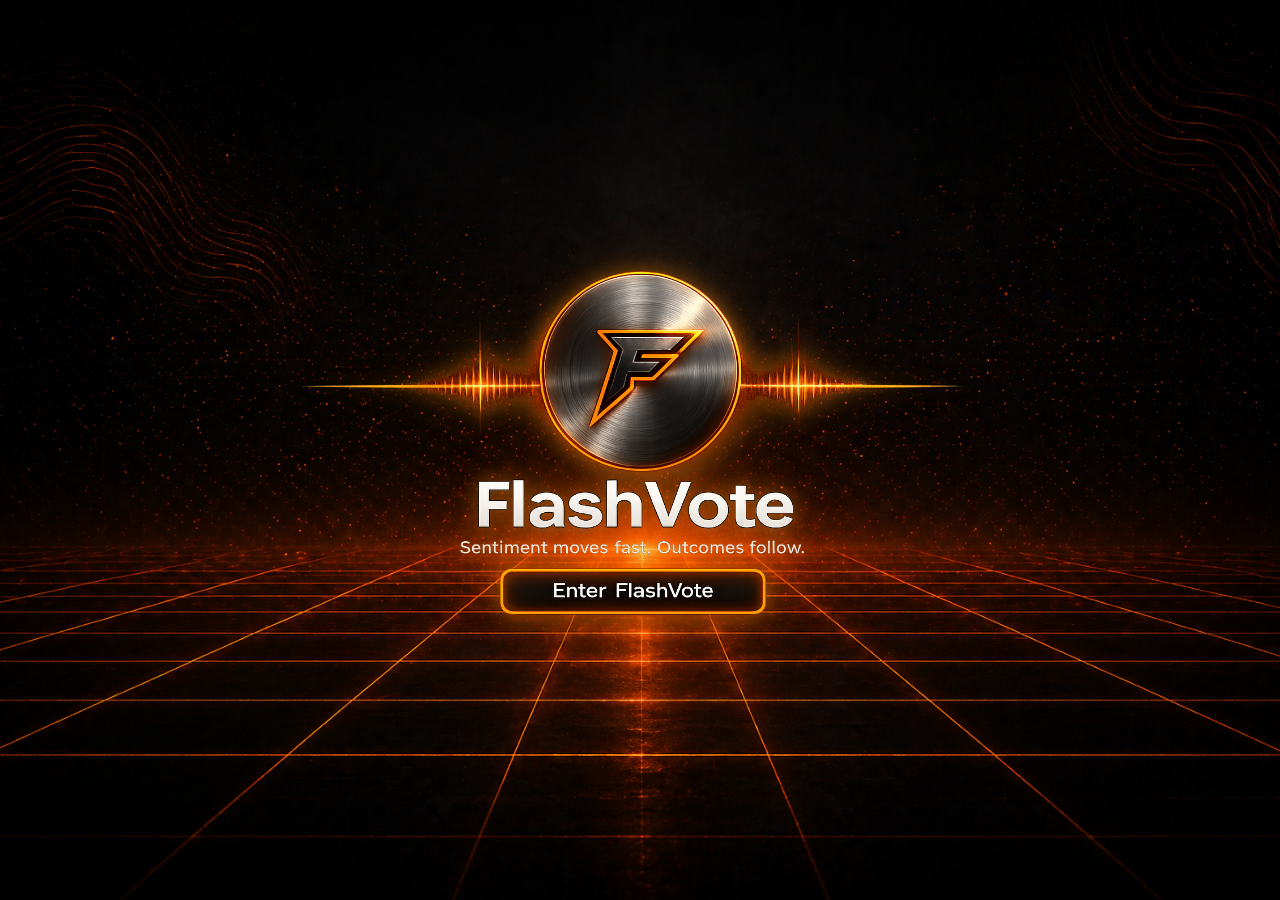
<file: index.html>
<!DOCTYPE html>
<html lang="en">
<head>
  <meta charset="UTF-8">
  <meta name="viewport" content="width=device-width, initial-scale=1.0, viewport-fit=cover">
  <title>FlashVote</title>

  <meta property="og:title" content="FlashVote">
  <meta property="og:description" content="Sentiment moves fast. Outcomes follow.">
  <meta property="og:image" content="https://flashvotehq.com/flashvote-preview.png">
  <meta property="og:url" content="https://flashvotehq.com">
  <meta property="og:type" content="website">

  <meta name="twitter:card" content="summary_large_image">
  <meta name="twitter:title" content="FlashVote">
  <meta name="twitter:description" content="Sentiment moves fast. Outcomes follow.">
  <meta name="twitter:image" content="https://flashvotehq.com/flashvote-preview.png">
  <link rel="icon" type="image/png" href="favicon.png">

  <link rel="apple-touch-icon" href="icon-192.png">

  <link rel="manifest" href="manifest.json">

  <meta name="theme-color" content="#000000">
  
  <style>

    :root {
      --hero-top: 50%;
    }

    html, body {
      margin: 0;
      padding: 0;
      width: 100%;
      height: 100%;
      min-height: 100svh;
      min-height: 100dvh;
      overflow: hidden;
      background: black;
    }

    body {
      position: relative;
      font-family: Arial, sans-serif;
    }

    .background {
      position: absolute;
      width: 100%;
      height: 100%;
      min-height: 100svh;
      object-fit: cover;
      object-position: center 20.25%;
    }

    .vignette {
      position: absolute;
      inset: 0;
      background:
        radial-gradient(circle at center,
          rgba(0,0,0,0) 46%,
          rgba(0,0,0,0.18) 76%,
          rgba(0,0,0,0.34) 100%);
      z-index: 1;
      pointer-events: none;
    }

    .overlay {
      position: absolute;
      top: calc(var(--vh, 1vh) * 50);
      left: 50%;
      width: 68%;
      max-width: 1000px;
      transform: translate(-50%, -50%);
      z-index: 2;
      animation: microPulse 3s ease-in-out infinite;
      filter:
        drop-shadow(0 0 10px rgba(255,140,0,0.35))
        drop-shadow(0 0 18px rgba(255,140,0,0.22));
    }

    .overlay img {
      width: 100%;
      display: block;
    }

    .enter-button {
      position: absolute;
      left: 49.25%;
      bottom: 22%;
      transform: translateX(-50%);
      width: 30%;
      height: 7%;
      display: block;
    }

    @keyframes microPulse {
      0% {
        transform: translate(-50%, -50%) scale(1);
        filter:
          brightness(0.98)
          drop-shadow(0 0 10px rgba(255,140,0,0.35))
          drop-shadow(0 0 18px rgba(255,140,0,0.22));
      }
      8% {
        transform: translate(-50%, -50%) scale(1.012);
        filter:
          brightness(1)
          drop-shadow(0 0 14px rgba(255,140,0,0.42))
          drop-shadow(0 0 22px rgba(255,140,0,0.24));
      }
      14% {
        transform: translate(-50%, -50%) scale(1.004);
        filter:
          brightness(0.99)
          drop-shadow(0 0 11px rgba(255,140,0,0.36))
          drop-shadow(0 0 19px rgba(255,140,0,0.22));
      }
      20% {
        transform: translate(-50%, -50%) scale(1.012);
        filter:
          brightness(1)
          drop-shadow(0 0 14px rgba(255,140,0,0.42))
          drop-shadow(0 0 22px rgba(255,140,0,0.24));
      }
      100% {
        transform: translate(-50%, -50%) scale(1);
        filter:
          brightness(0.98)
          drop-shadow(0 0 10px rgba(255,140,0,0.35))
          drop-shadow(0 0 18px rgba(255,140,0,0.22));
      }
    }

    @media (max-width: 768px) {

      .background {
        object-position: center 53%;
      }

      .overlay {
        width: 92%;
        max-width: none;
        top: 51%;
      }

    }

    @media (orientation: landscape) and (max-width: 950px) {

      .overlay {
        width: 58%;
        top: 50%;
      }

      .background {
        object-position: center 35%;
      }

    }

    @supports (-webkit-touch-callout: none) {

      body {
        min-height: 100dvh;
      }

      .overlay {
        top: calc(var(--vh, 1vh) * 47.4);
        min-height: 0;
        will-change: transform;
      }

    }

    @supports (-webkit-touch-callout: none) and (orientation: landscape) {

      .overlay {
        width: 54%;
        top: 49%;
      }

      .background {
        object-position: center 34%;
      }

    }

  </style>
</head>

<body>

  <img src="flashvote-backdrop.png" alt="FlashVote Background" class="background">

  <div class="vignette"></div>

  <div class="overlay">
    <img src="flashvote-overlay.png" alt="FlashVote Overlay">
    <a href="about.html" class="enter-button"></a>
  </div>

<script>

(function () {

  const overlay = document.querySelector('.overlay');

  if (!overlay) return;

  function stabilizeHero() {

    requestAnimationFrame(() => {

      const vh = window.innerHeight;

      document.documentElement.style.setProperty(
        '--vh',
        `${vh * 0.01}px`
      );

      overlay.style.visibility = 'hidden';

      requestAnimationFrame(() => {

        overlay.offsetHeight;

        overlay.style.visibility = 'visible';

      });

    });

  }

  window.addEventListener('load', () => {
    setTimeout(stabilizeHero, 80);
  });

  window.addEventListener('orientationchange', () => {
    setTimeout(stabilizeHero, 120);
  });

  window.addEventListener('resize', () => {
    requestAnimationFrame(stabilizeHero);
  });

})();

</script>

</body>
</html>
</file>
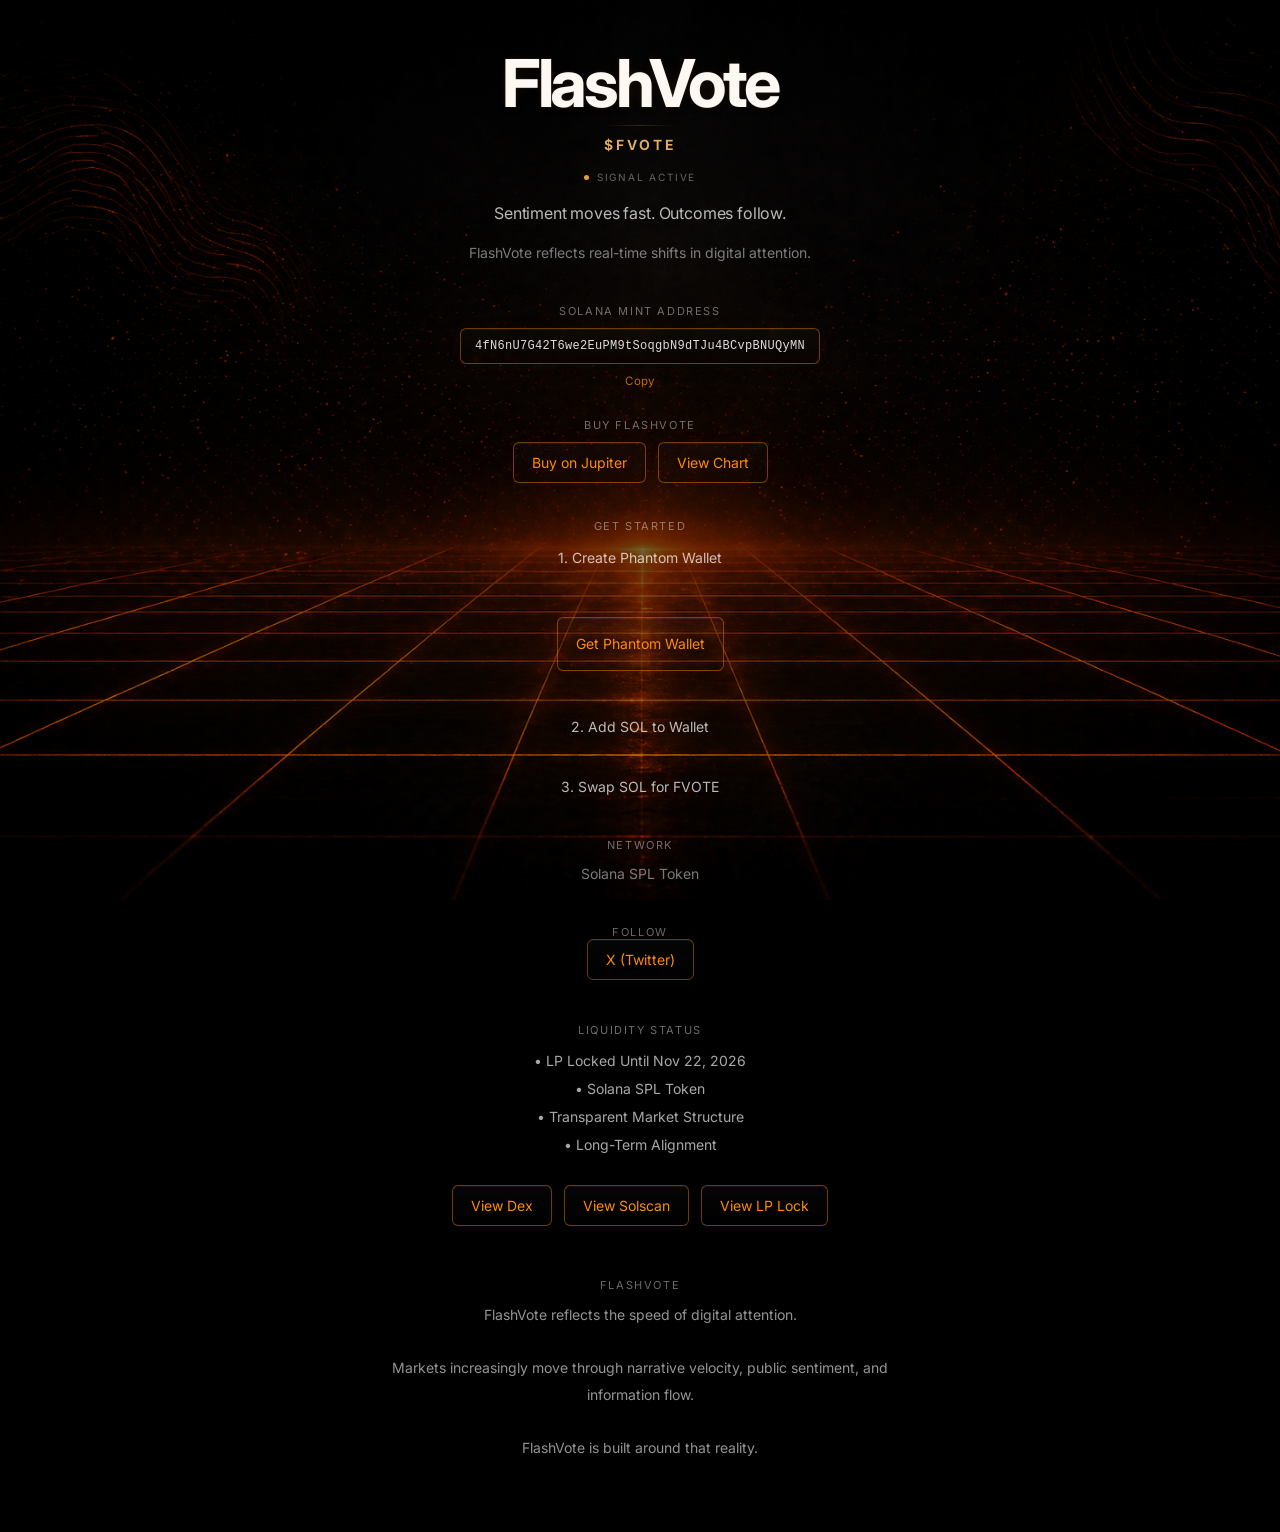
<file: about.html>
<!DOCTYPE html>
<html lang="en">
<head>
<meta charset="UTF-8">
<meta name="viewport" content="width=device-width, initial-scale=1.0, viewport-fit=cover">

<title>FlashVote</title>

<link rel="preconnect" href="https://fonts.googleapis.com">
<link rel="preconnect" href="https://fonts.gstatic.com" crossorigin>

<link href="https://fonts.googleapis.com/css2?family=Inter:wght@400;500;600;700;800&display=swap" rel="stylesheet">

<style>

  html, body {
    margin: 0;
    padding: 0;
    width: 100%;
    min-height: 100%;
    background: #000;
    color: #fff;
    overflow-x: hidden;
    font-family: "Inter", -apple-system, BlinkMacSystemFont, "Segoe UI", Roboto, Arial, sans-serif;
    -webkit-font-smoothing: antialiased;
    -moz-osx-font-smoothing: grayscale;
    text-rendering: optimizeLegibility;
    -webkit-overflow-scrolling: touch;
  }

  body {
    position: relative;
  }

  .background {
    position: fixed;
    inset: 0;
    width: 100%;
    height: 100svh;
    min-height: 100svh;
    background-image: url("flashvote-backdrop.png");
    background-repeat: no-repeat;
    background-size: cover;
    background-position: center 20.25%;
    z-index: 0;
    pointer-events: none;
    will-change: auto;
  }

  @media screen and (max-width: 950px) {
    .background {
      height: 100svh;
      min-height: 100svh;
    }
  }

  @supports (-webkit-touch-callout: none) {
    .background {
      height: 100lvh;
      min-height: 100lvh;
    }
  }

  .vignette {
    position: fixed;
    inset: 0;
    width: 100%;
    height: 100svh;
    min-height: 100svh;

    background:

      radial-gradient(
        ellipse at center 52%,
        rgba(0,0,0,0.22) 0%,
        rgba(0,0,0,0.15) 30%,
        rgba(0,0,0,0.05) 54%,
        rgba(0,0,0,0.00) 76%
      ),

      radial-gradient(
        ellipse at center 62%,
        rgba(0,0,0,0.28) 0%,
        rgba(0,0,0,0.18) 34%,
        rgba(0,0,0,0.08) 52%,
        rgba(0,0,0,0.00) 74%
      ),

      linear-gradient(
        to bottom,
        rgba(0,0,0,0.16) 0%,
        rgba(0,0,0,0.18) 14%,
        rgba(0,0,0,0.24) 30%,
        rgba(0,0,0,0.30) 48%,
        rgba(0,0,0,0.22) 68%,
        rgba(0,0,0,0.10) 84%,
        rgba(0,0,0,0.00) 100%
      ),

      radial-gradient(circle at center,
        rgba(0,0,0,0) 44%,
        rgba(0,0,0,0.18) 76%,
        rgba(0,0,0,0.36) 100%);

    z-index: 1;
    pointer-events: none;
  }

  .horizon-glow {
    position: fixed;
    left: 50%;
    top: 56%;
    width: 42vw;
    height: 10vw;
    transform: translate(-50%, -50%);
    background:
      radial-gradient(
        ellipse at center,
        rgba(255,140,0,0.13) 0%,
        rgba(255,140,0,0.05) 38%,
        rgba(255,140,0,0.00) 74%
      );

    filter: blur(28px);
    opacity: 0.36;
    animation: horizonPulse 14s ease-in-out infinite;
    z-index: 1;
    pointer-events: none;
  }

  @keyframes horizonPulse {

    0% {
      opacity: 0.28;
      transform: translate(-50%, -50%) scale(1);
    }

    50% {
      opacity: 0.42;
      transform: translate(-50%, -50%) scale(1.035);
    }

    100% {
      opacity: 0.28;
      transform: translate(-50%, -50%) scale(1);
    }

  }

  .particles {
    position: fixed;
    inset: 0;
    z-index: 1;
    pointer-events: none;
    overflow: hidden;
  }

  .particle {
    position: absolute;
    width: 1.5px;
    height: 1.5px;
    border-radius: 50%;
    background: rgba(255,255,255,0.10);
    filter: blur(0.2px);
    opacity: 0;
    animation: drift linear infinite;
  }

  .particle:nth-child(1) {
    left: 18%;
    top: 84%;
    animation-duration: 34s;
    animation-delay: -8s;
  }

  .particle:nth-child(2) {
    left: 72%;
    top: 76%;
    animation-duration: 38s;
    animation-delay: -12s;
  }

  .particle:nth-child(3) {
    left: 46%;
    top: 88%;
    animation-duration: 42s;
    animation-delay: -18s;
  }

  .particle:nth-child(4) {
    left: 84%;
    top: 64%;
    animation-duration: 36s;
    animation-delay: -10s;
  }

  .particle:nth-child(5) {
    left: 28%;
    top: 72%;
    animation-duration: 40s;
    animation-delay: -6s;
  }

  .particle:nth-child(6) {
    left: 58%;
    top: 82%;
    animation-duration: 44s;
    animation-delay: -16s;
  }

  @keyframes drift {

    0% {
      transform: translateY(0px) translateX(0px);
      opacity: 0;
    }

    18% {
      opacity: 0.16;
    }

    82% {
      opacity: 0.10;
    }

    100% {
      transform: translateY(-42px) translateX(12px);
      opacity: 0;
    }

  }

  .about-content {
    position: relative;
    z-index: 2;
    min-height: 100svh;
    display: flex;
    justify-content: center;
    align-items: center;
  }

  .container {
    max-width: 560px;
    padding: 52px 20px 70px;
    text-align: center;
  }

  .title {

    position: relative;
    display: inline-block;
    font-family: "Inter", sans-serif;
    font-size: clamp(46px, 6vw, 66px);
    font-weight: 720;
    letter-spacing: -0.048em;
    line-height: 0.94;
    margin-bottom: 8px;
    color: rgba(255,250,244,0.995);

    text-shadow:
      0 0 1px rgba(255,255,255,0.34),
      0 0 10px rgba(255,210,120,0.06),
      0 0 22px rgba(255,150,40,0.045),
      0 3px 6px rgba(0,0,0,0.34);

    opacity: 0.998;
  }

  .title::after{
    content:"";
    position:absolute;
    left:50%;
    bottom:-12px;
    width:72px;
    height:1px;
    transform:translateX(-50%);

    background:
      linear-gradient(
        90deg,
        rgba(255,140,0,0),
        rgba(255,176,88,0.34),
        rgba(255,140,0,0)
      );

    opacity:0.58;
  }

  .live-status {
    display: flex;
    justify-content: center;
    align-items: center;
    gap: 8px;
    margin-top: -2px;
    margin-bottom: 18px;
    font-size: 10px;
    letter-spacing: 0.18em;
    text-transform: uppercase;
    color: rgba(255,255,255,0.38);
  }

  .status-dot {
    width: 5px;
    height: 5px;
    border-radius: 50%;
    background: rgba(255,170,70,0.92);

    box-shadow:
      0 0 10px rgba(255,140,0,0.26),
      0 0 18px rgba(255,140,0,0.10);

    animation: pulseDot 4.2s ease-in-out infinite;
  }

  @keyframes pulseDot {

    0% {
      opacity: 0.58;
      transform: scale(1);
    }

    50% {
      opacity: 1;
      transform: scale(1.08);
    }

    100% {
      opacity: 0.58;
      transform: scale(1);
    }

  }

  .ticker {

    font-size: 14px;
    letter-spacing: 0.22em;
    font-weight: 650;
    color: rgba(255,198,116,0.92);
    margin-top: 14px;
    margin-bottom: 20px;
    text-transform: uppercase;

    text-shadow:
      0 0 10px rgba(255,160,60,0.08),
      0 1px 2px rgba(0,0,0,0.24);

    opacity: 0.96;
  }

  .tagline {
    font-size: 16px;
    line-height: 1.5;
    color: rgba(255,255,255,0.72);
    margin-bottom: 16px;
    letter-spacing: -0.01em;
  }

  .subtext {
    font-size: 14px;
    line-height: 1.65;
    color: rgba(255,255,255,0.48);
    margin-bottom: 40px;
  }

  .section-label {
    font-size: 11px;
    letter-spacing: 1.6px;
    color: rgba(255,255,255,0.42);
    margin-bottom: 10px;
  }

  .ca-box {
    display: inline-block;
    padding: 10px 14px;
    border-radius: 6px;
    font-size: 12px;
    border: 1px solid rgba(255,140,0,0.42);
    color: #ddd;
    margin-bottom: 6px;
    font-family: monospace;
    letter-spacing: 0.025em;
    word-break: break-all;

    background:
      linear-gradient(
        to bottom,
        rgba(255,255,255,0.018),
        rgba(0,0,0,0.14)
      );

    box-shadow:
      inset 0 1px 0 rgba(255,255,255,0.04),
      0 0 18px rgba(255,140,0,0.04);

    backdrop-filter: blur(2px);

    position: relative;
    overflow: hidden;
  }

  .copy-btn {
    font-size: 11.5px;
    letter-spacing: 0.4px;
    color: #ff8c00;
    cursor: pointer;
    margin-bottom: 30px;
    opacity: 0.75;
  }

  .actions {
    display: flex;
    gap: 12px;
    justify-content: center;
    flex-wrap: wrap;
    margin-bottom: 36px;
  }

  .btn,
  .follow-btn,
  .wallet-link {

    position: relative;
    overflow: hidden;
    padding: 11px 18px;
    border-radius: 6px;
    border: 1px solid rgba(255,140,0,0.42);
    color: #ff8c00;
    text-decoration: none;
    font-size: 14px;

    background:
      linear-gradient(
        to bottom,
        rgba(255,255,255,0.018),
        rgba(0,0,0,0.16)
      );

    box-shadow:
      inset 0 1px 0 rgba(255,255,255,0.05),
      0 0 16px rgba(255,140,0,0.025);

    transition:
      transform 0.22s ease,
      border-color 0.22s ease,
      box-shadow 0.22s ease,
      background 0.22s ease,
      color 0.22s ease;
  }

  .btn:hover,
  .follow-btn:hover,
  .wallet-link:hover {

    transform: translateY(-1px);

    border-color: rgba(255,170,70,0.72);

    color: #ffb14a;

    background:
      linear-gradient(
        to bottom,
        rgba(255,255,255,0.035),
        rgba(255,140,0,0.08)
      );

    box-shadow:
      inset 0 1px 0 rgba(255,255,255,0.08),
      0 0 18px rgba(255,140,0,0.14),
      0 0 34px rgba(255,140,0,0.06);

  }

  .steps {
    font-size: 14px;
    color: rgba(255,255,255,0.72);
    line-height: 2.15;
    margin-bottom: 36px;
  }

  .wallet-link {
    display: inline-block;
    margin-top: 14px;
  }

  @media (max-width: 768px) {

    .background {
      background-position: center 53%;
    }

    .horizon-glow {
      width: 68vw;
      height: 20vw;
    }

  }

  @media (orientation: landscape) and (max-width: 950px) {

    .background {
      background-position: center 35%;
    }

  }

  @supports (-webkit-touch-callout: none) and (orientation: landscape) {

    .background {
      background-position: center 34%;
    }

  }

  @media (max-width: 600px) {

    .title {
      font-size: 42px;
      letter-spacing: -0.036em;
      font-weight: 700;
    }

    .ticker {
      font-size: 12px;
      letter-spacing: 0.18em;
    }

  }

</style>
</head>

<body>

<div class="background"></div>
<div class="vignette"></div>
<div class="horizon-glow"></div>

<div class="particles">
  <div class="particle"></div>
  <div class="particle"></div>
  <div class="particle"></div>
  <div class="particle"></div>
  <div class="particle"></div>
  <div class="particle"></div>
</div>

<div class="about-content">

  <div class="container">

    <div class="title">FlashVote</div>

    <div class="ticker">$FVOTE</div>

    <div class="live-status">
      <div class="status-dot"></div>
      Signal Active
    </div>

    <div class="tagline">
      Sentiment moves fast. Outcomes follow.
    </div>

    <div class="subtext">
      FlashVote reflects real-time shifts in digital attention.
    </div>

    <div class="section-label">SOLANA MINT ADDRESS</div>

    <div class="ca-box" id="contract">
      4fN6nU7G42T6we2EuPM9tSoqgbN9dTJu4BCvpBNUQyMN
    </div>

    <div class="copy-btn" id="copyBtn" onclick="copyCA()">Copy</div>

    <div class="section-label">BUY FLASHVOTE</div>

    <div class="actions">

      <a
        href="https://jup.ag/tokens/4fN6nU7G42T6we2EuPM9tSoqgbN9dTJu4BCvpBNUQyMN"
        target="_blank"
        class="btn"
      >
        Buy on Jupiter
      </a>

      <a
        href="https://dexscreener.com/solana/gsax7irqxnnlebeny2dnhqvku6da5mxhghdpfcnmrrmt"
        target="_blank"
        rel="noopener noreferrer"
        class="btn"
      >
        View Chart
      </a>

    </div>

    <div class="section-label">GET STARTED</div>

    <div class="steps">

      1. Create Phantom Wallet

      <br><br>

      <a
        href="https://phantom.app/"
        target="_blank"
        class="wallet-link"
      >
        Get Phantom Wallet
      </a>

      <br><br>

      2. Add SOL to Wallet

      <br><br>

      3. Swap SOL for FVOTE

    </div>

    <div class="section-label">NETWORK</div>

    <div class="subtext">
      Solana SPL Token
    </div>

    <div class="section-label">FOLLOW</div>

    <a
      href="https://x.com"
      target="_blank"
      class="follow-btn"
    >
      X (Twitter)
    </a>

    <div style="margin-top: 54px; margin-bottom: 52px;">

      <div class="section-label">LIQUIDITY STATUS</div>

      <div
        style="
          font-size: 14px;
          line-height: 2;
          color: rgba(255,255,255,0.66);
          margin-bottom: 26px;
        "
      >
        • LP Locked Until Nov 22, 2026
        <br>
        • Solana SPL Token
        <br>
        • Transparent Market Structure
        <br>
        • Long-Term Alignment
      </div>

      <div class="actions">

        <a
          href="https://dexscreener.com/solana/gsax7irqxnnlebeny2dnhqvku6da5mxhghdpfcnmrrmt"
          target="_blank"
          rel="noopener noreferrer"
          class="btn"
        >
          View Dex
        </a>

        <a
          href="https://solscan.io/token/4fN6nU7G42T6we2EuPM9tSoqgbN9dTJu4BCvpBNUQyMN"
          target="_blank"
          class="btn"
        >
          View Solscan
        </a>

        <a
          href="https://app.streamflow.finance/contract/solana/mainnet/GMGfw4sbYZpu2MNpU6gcaS2H7L9UJPeV59xb3DxnxEo6"
          target="_blank"
          rel="noopener noreferrer"
          class="btn"
        >
          View LP Lock
        </a>

      </div>

    </div>

    <div style="margin-top: 4px;">

      <div class="section-label">FLASHVOTE</div>

      <div
        style="
          max-width: 500px;
          margin: 0 auto;
          font-size: 14px;
          line-height: 1.9;
          color: rgba(255,255,255,0.58);
        "
      >
        FlashVote reflects the speed of digital attention.
        <br><br>
        Markets increasingly move through narrative velocity,
        public sentiment, and information flow.
        <br><br>
        FlashVote is built around that reality.
      </div>

    </div>

  </div>

</div>

<script>

function copyCA() {

  const text = document.getElementById("contract").innerText;

  const btn = document.getElementById("copyBtn");

  navigator.clipboard.writeText(text);

  btn.innerText = "Copied";

  setTimeout(() => {
    btn.innerText = "Copy";
  }, 1400);

}

</script>

</body>
</html>
</file>
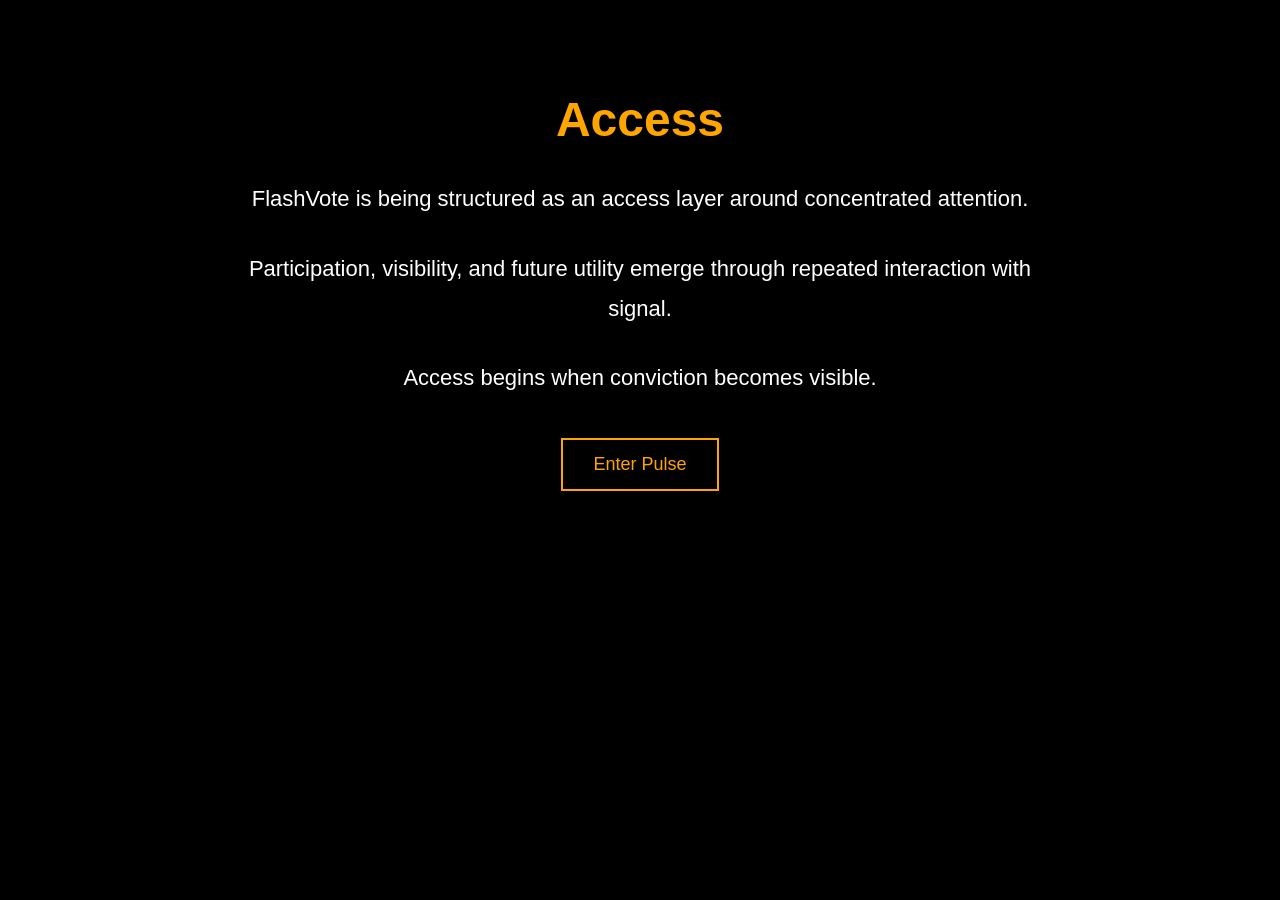
<file: access.html>
<!DOCTYPE html>
<html lang="en">
<head>
<meta charset="UTF-8">
<meta name="viewport" content="width=device-width, initial-scale=1.0">
<title>Access</title>

<style>
body{
  margin:0;
  background:black;
  color:white;
  font-family:Arial;
  text-align:center;
  padding:60px 20px;
}

h1{
  color:orange;
  font-size:48px;
}

p{
  max-width:850px;
  margin:auto;
  font-size:22px;
  line-height:1.8;
}

button{
  margin-top:40px;
  padding:14px 30px;
  background:transparent;
  border:2px solid orange;
  color:orange;
  font-size:18px;
  cursor:pointer;
}

button:hover{
  box-shadow:0 0 15px orange;
}
</style>
</head>

<body>

<h1>Access</h1>

<p>
FlashVote is being structured as an access layer around concentrated attention.
</p>

<p style="margin-top:30px;">
Participation, visibility, and future utility emerge through repeated interaction with signal.
</p>

<p style="margin-top:30px;">
Access begins when conviction becomes visible.
</p>

<button onclick="window.location.href='pulse.html'">Enter Pulse</button>

</body>
</html>
</file>
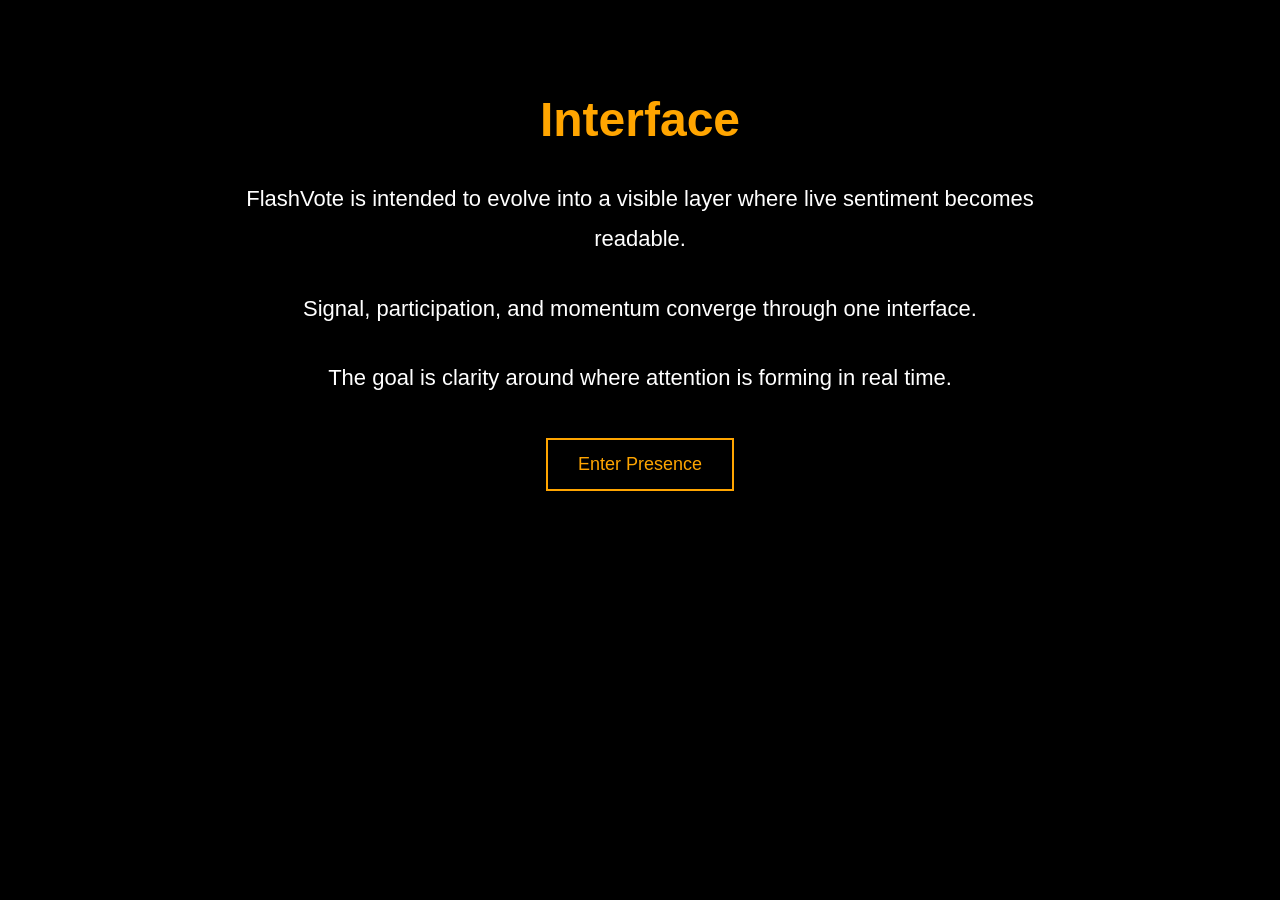
<file: interface.html>
<!DOCTYPE html>
<html lang="en">
<head>
<meta charset="UTF-8">
<meta name="viewport" content="width=device-width, initial-scale=1.0">
<title>Interface</title>

<style>
body{
  margin:0;
  background:black;
  color:white;
  font-family:Arial;
  text-align:center;
  padding:60px 20px;
}

h1{
  color:orange;
  font-size:48px;
}

p{
  max-width:850px;
  margin:auto;
  font-size:22px;
  line-height:1.8;
}

button{
  margin-top:40px;
  padding:14px 30px;
  background:transparent;
  border:2px solid orange;
  color:orange;
  font-size:18px;
  cursor:pointer;
}

button:hover{
  box-shadow:0 0 15px orange;
}
</style>
</head>

<body>

<h1>Interface</h1>

<p>
FlashVote is intended to evolve into a visible layer where live sentiment becomes readable.
</p>

<p style="margin-top:30px;">
Signal, participation, and momentum converge through one interface.
</p>

<p style="margin-top:30px;">
The goal is clarity around where attention is forming in real time.
</p>

<button onclick="window.location.href='presence.html'">Enter Presence</button>

</body>
</html>
</file>
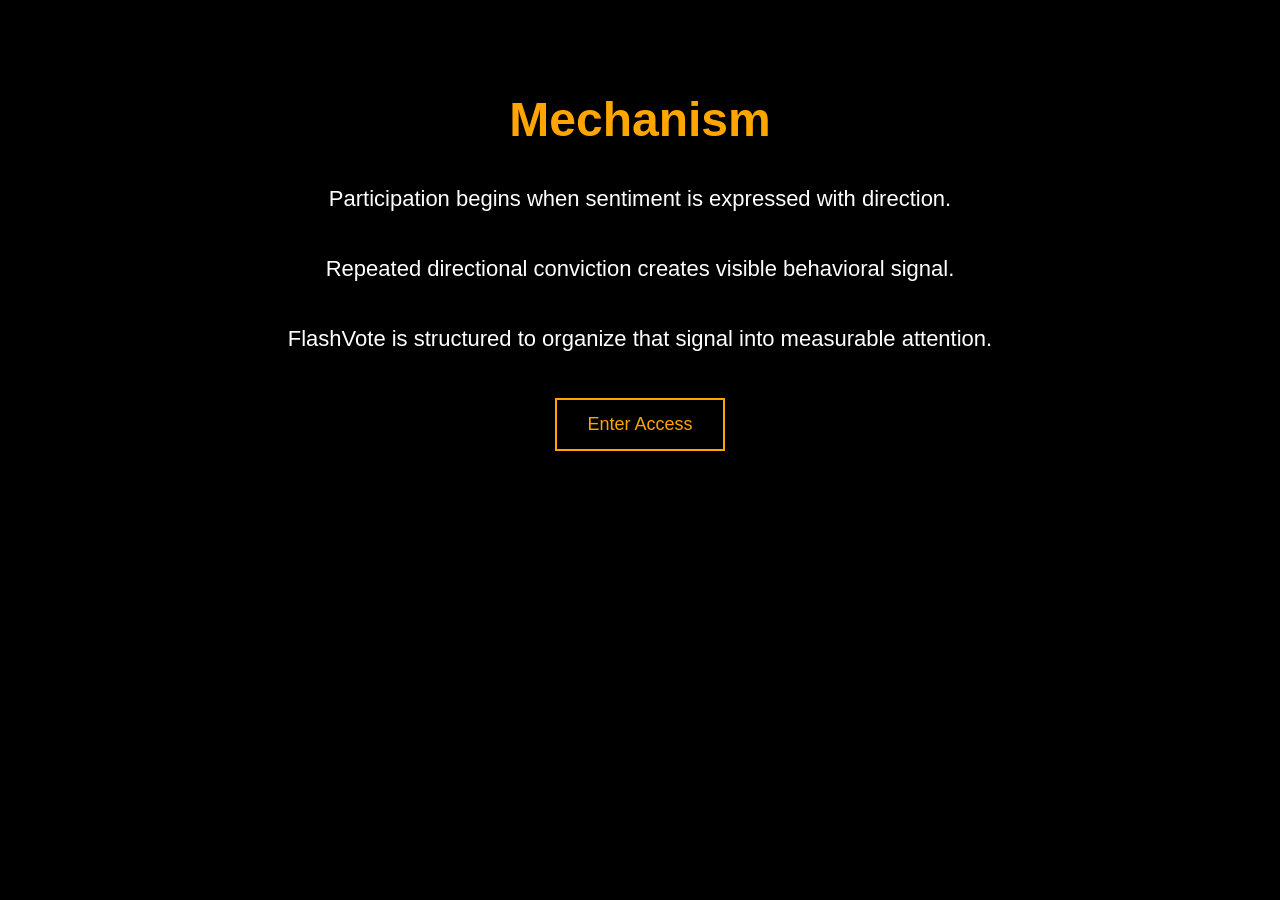
<file: mechanism.html>
<!DOCTYPE html>
<html lang="en">
<head>
<meta charset="UTF-8">
<meta name="viewport" content="width=device-width, initial-scale=1.0">
<title>Mechanism</title>

<style>
body{
  margin:0;
  background:black;
  color:white;
  font-family:Arial;
  text-align:center;
  padding:60px 20px;
}

h1{
  color:orange;
  font-size:48px;
}

p{
  max-width:850px;
  margin:auto;
  font-size:22px;
  line-height:1.8;
}

button{
  margin-top:40px;
  padding:14px 30px;
  background:transparent;
  border:2px solid orange;
  color:orange;
  font-size:18px;
  cursor:pointer;
}

button:hover{
  box-shadow:0 0 15px orange;
}
</style>
</head>

<body>

<h1>Mechanism</h1>

<p>
Participation begins when sentiment is expressed with direction.
</p>

<p style="margin-top:30px;">
Repeated directional conviction creates visible behavioral signal.
</p>

<p style="margin-top:30px;">
FlashVote is structured to organize that signal into measurable attention.
</p>

<button onclick="window.location.href='access.html'">Enter Access</button>

</body>
</html>
</file>
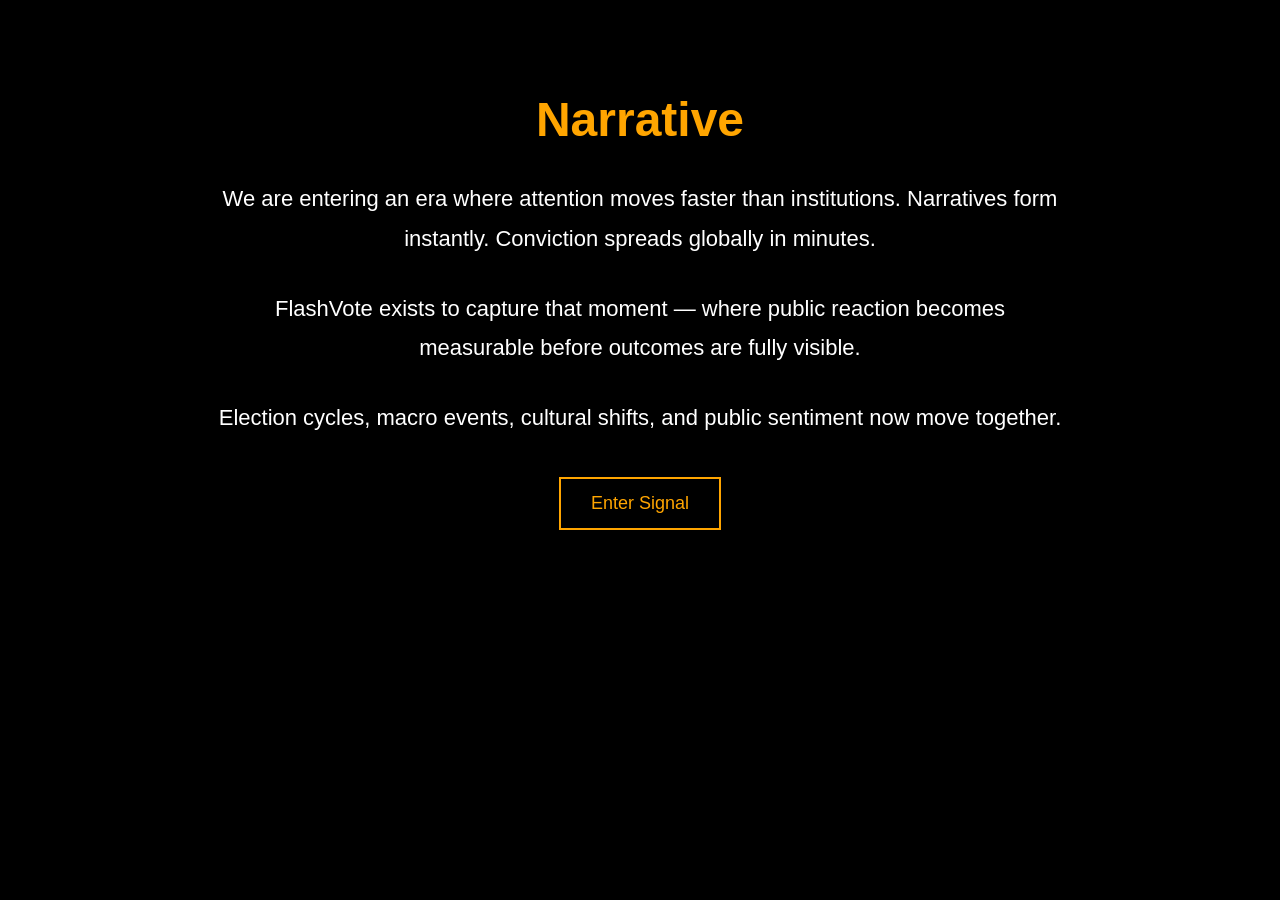
<file: narrative.html>
<!DOCTYPE html>
<html lang="en">
<head>
<meta charset="UTF-8">
<meta name="viewport" content="width=device-width, initial-scale=1.0">
<title>Narrative</title>

<style>
body{
  margin:0;
  background:black;
  color:white;
  font-family:Arial;
  text-align:center;
  padding:60px 20px;
}

h1{
  color:orange;
  font-size:48px;
}

p{
  max-width:850px;
  margin:auto;
  font-size:22px;
  line-height:1.8;
}

button{
  margin-top:40px;
  padding:14px 30px;
  background:transparent;
  border:2px solid orange;
  color:orange;
  font-size:18px;
  cursor:pointer;
}

button:hover{
  box-shadow:0 0 15px orange;
}
</style>
</head>

<body>

<h1>Narrative</h1>

<p>
We are entering an era where attention moves faster than institutions.
Narratives form instantly. Conviction spreads globally in minutes.
</p>

<p style="margin-top:30px;">
FlashVote exists to capture that moment — where public reaction becomes measurable before outcomes are fully visible.
</p>

<p style="margin-top:30px;">
Election cycles, macro events, cultural shifts, and public sentiment now move together.
</p>

<button onclick="window.location.href='signal.html'">Enter Signal</button>

</body>
</html>
</file>
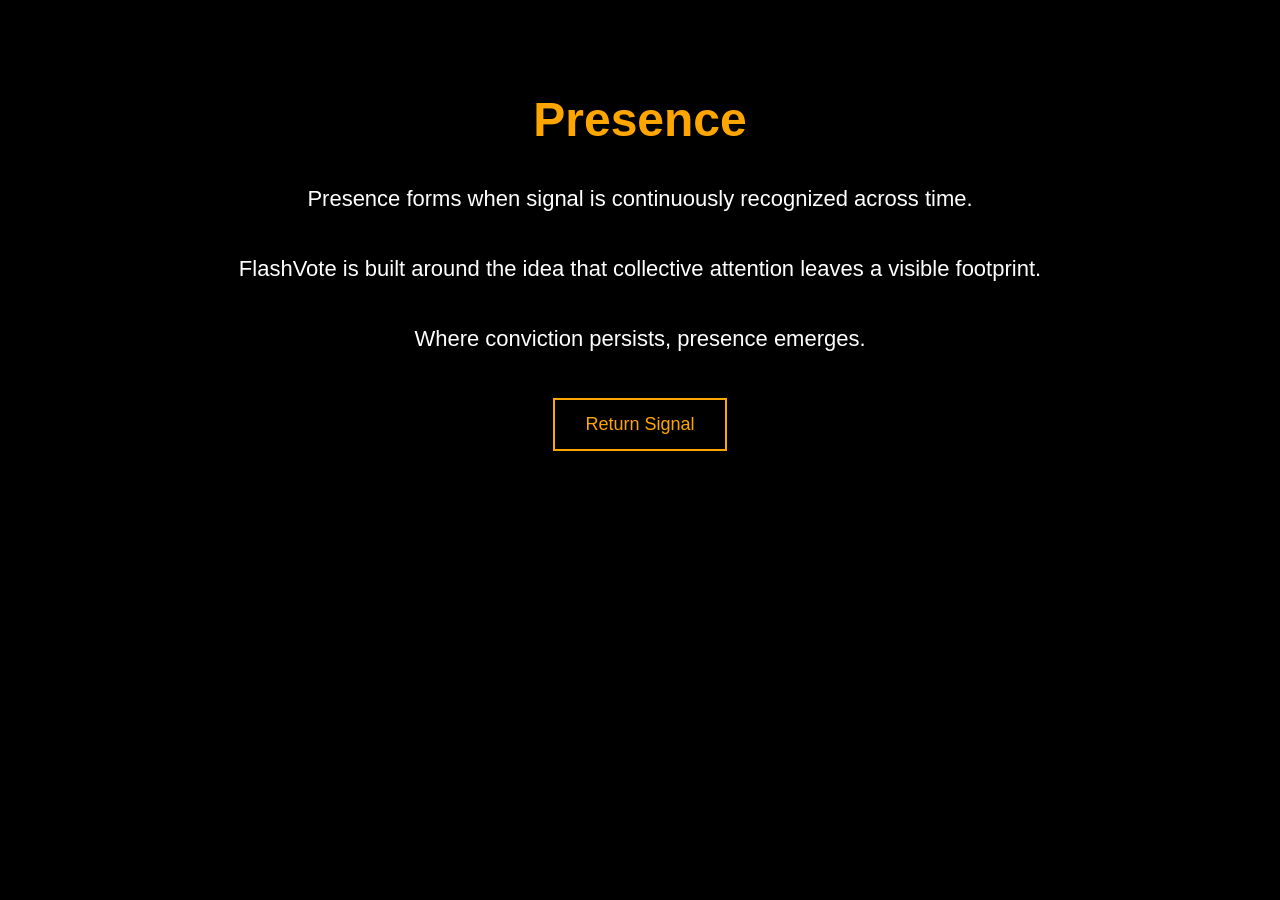
<file: presence.html>
<!DOCTYPE html>
<html lang="en">
<head>
<meta charset="UTF-8">
<meta name="viewport" content="width=device-width, initial-scale=1.0">
<title>Presence</title>

<style>
body{
  margin:0;
  background:black;
  color:white;
  font-family:Arial;
  text-align:center;
  padding:60px 20px;
}

h1{
  color:orange;
  font-size:48px;
}

p{
  max-width:850px;
  margin:auto;
  font-size:22px;
  line-height:1.8;
}

button{
  margin-top:40px;
  padding:14px 30px;
  background:transparent;
  border:2px solid orange;
  color:orange;
  font-size:18px;
  cursor:pointer;
}

button:hover{
  box-shadow:0 0 15px orange;
}
</style>
</head>

<body>

<h1>Presence</h1>

<p>
Presence forms when signal is continuously recognized across time.
</p>

<p style="margin-top:30px;">
FlashVote is built around the idea that collective attention leaves a visible footprint.
</p>

<p style="margin-top:30px;">
Where conviction persists, presence emerges.
</p>

<button onclick="window.location.href='index.html'">Return Signal</button>

</body>
</html>
</file>
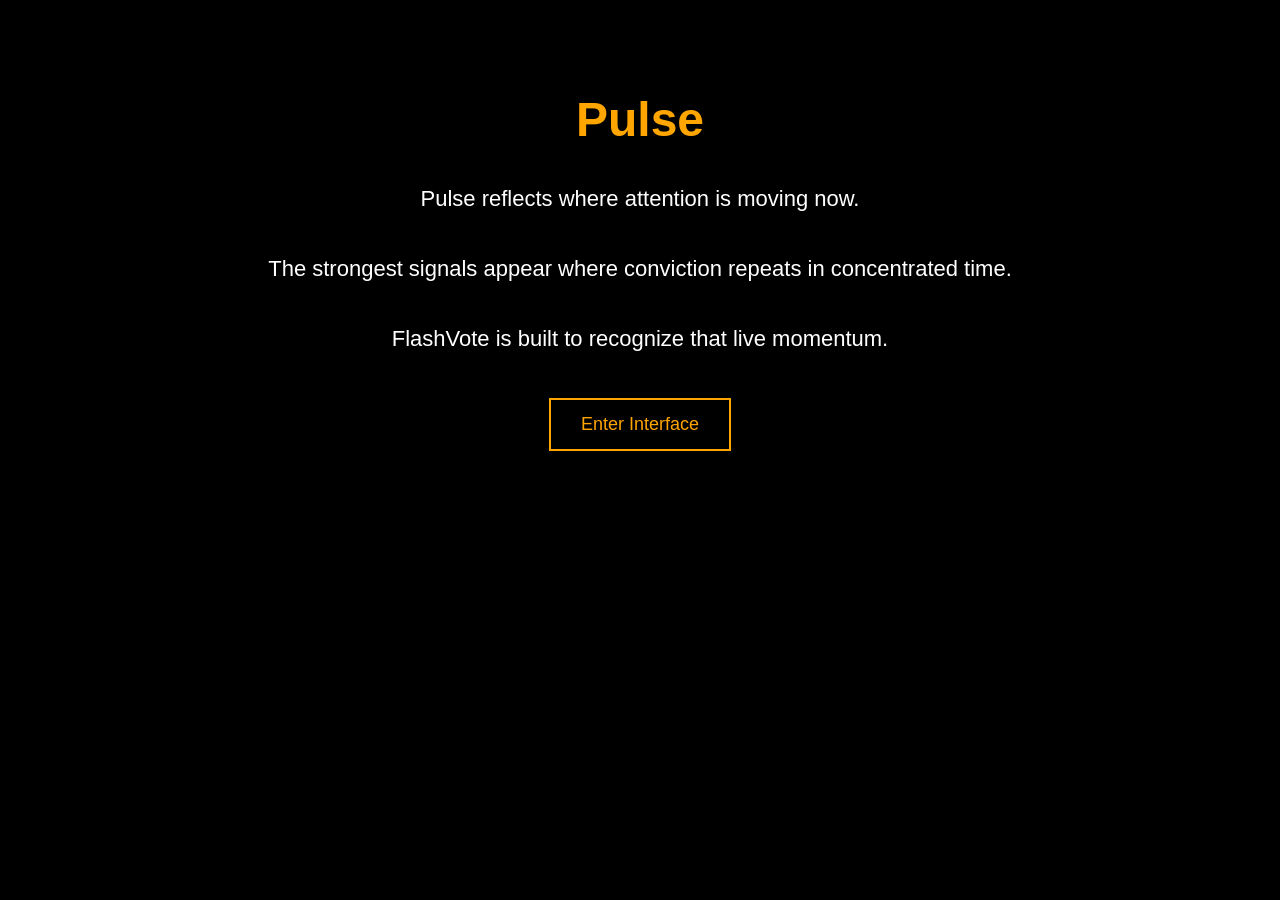
<file: pulse.html>
<!DOCTYPE html>
<html lang="en">
<head>
<meta charset="UTF-8">
<meta name="viewport" content="width=device-width, initial-scale=1.0">
<title>Pulse</title>

<style>
body{
  margin:0;
  background:black;
  color:white;
  font-family:Arial;
  text-align:center;
  padding:60px 20px;
}

h1{
  color:orange;
  font-size:48px;
}

p{
  max-width:850px;
  margin:auto;
  font-size:22px;
  line-height:1.8;
}

button{
  margin-top:40px;
  padding:14px 30px;
  background:transparent;
  border:2px solid orange;
  color:orange;
  font-size:18px;
  cursor:pointer;
}
</style>
</head>

<body>

<h1>Pulse</h1>

<p>
Pulse reflects where attention is moving now.
</p>

<p style="margin-top:30px;">
The strongest signals appear where conviction repeats in concentrated time.
</p>

<p style="margin-top:30px;">
FlashVote is built to recognize that live momentum.
</p>

<button onclick="window.location.href='interface.html'">Enter Interface</button>

</body>
</html>
</file>
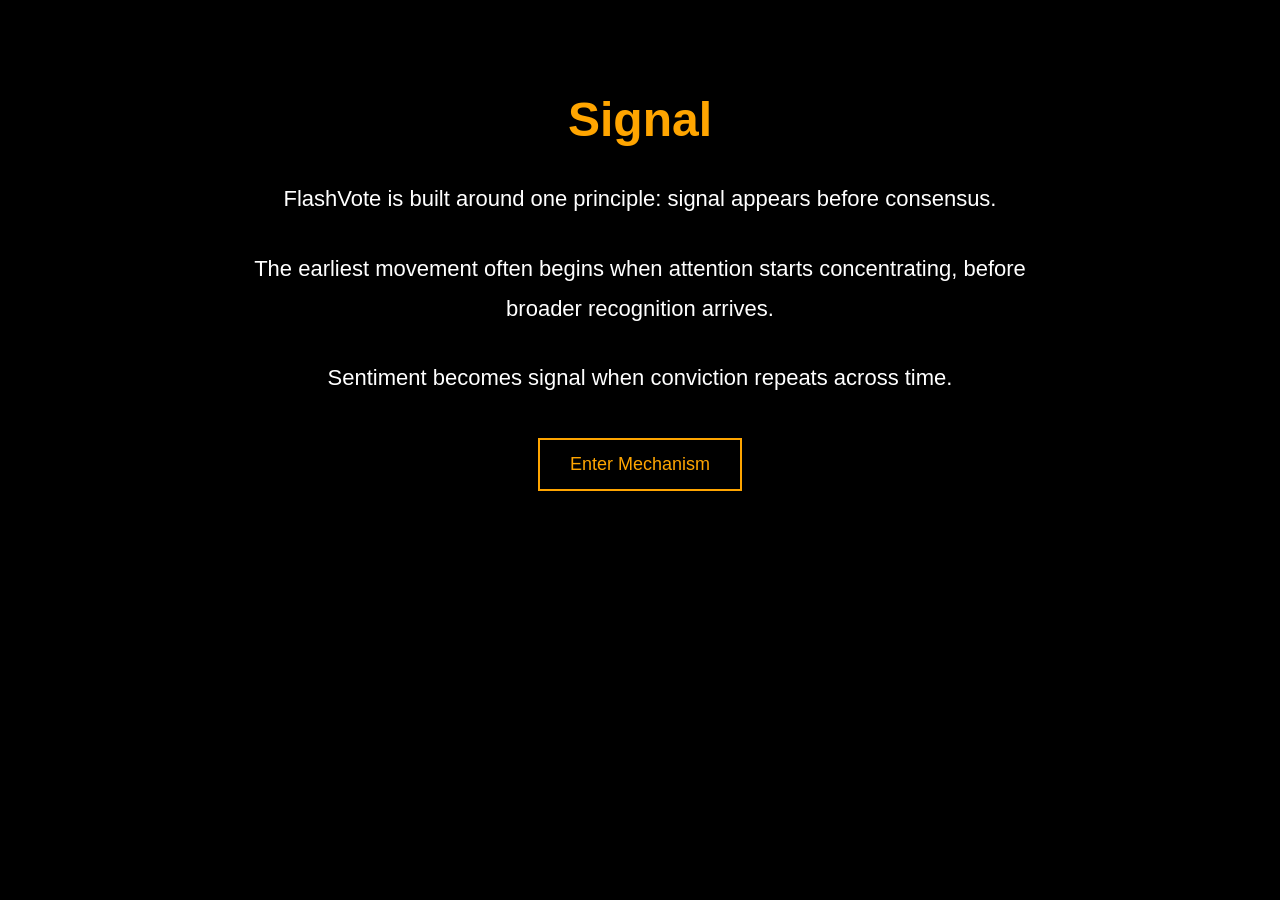
<file: signal.html>
<!DOCTYPE html>
<html lang="en">
<head>
<meta charset="UTF-8">
<meta name="viewport" content="width=device-width, initial-scale=1.0">
<title>Signal</title>

<style>
body{
  margin:0;
  background:black;
  color:white;
  font-family:Arial;
  text-align:center;
  padding:60px 20px;
}

h1{
  color:orange;
  font-size:48px;
}

p{
  max-width:850px;
  margin:auto;
  font-size:22px;
  line-height:1.8;
}

button{
  margin-top:40px;
  padding:14px 30px;
  background:transparent;
  border:2px solid orange;
  color:orange;
  font-size:18px;
  cursor:pointer;
}

button:hover{
  box-shadow:0 0 15px orange;
}
</style>
</head>

<body>

<h1>Signal</h1>

<p>
FlashVote is built around one principle: signal appears before consensus.
</p>

<p style="margin-top:30px;">
The earliest movement often begins when attention starts concentrating, before broader recognition arrives.
</p>

<p style="margin-top:30px;">
Sentiment becomes signal when conviction repeats across time.
</p>

<button onclick="window.location.href='mechanism.html'">Enter Mechanism</button>

</body>
</html>
</file>
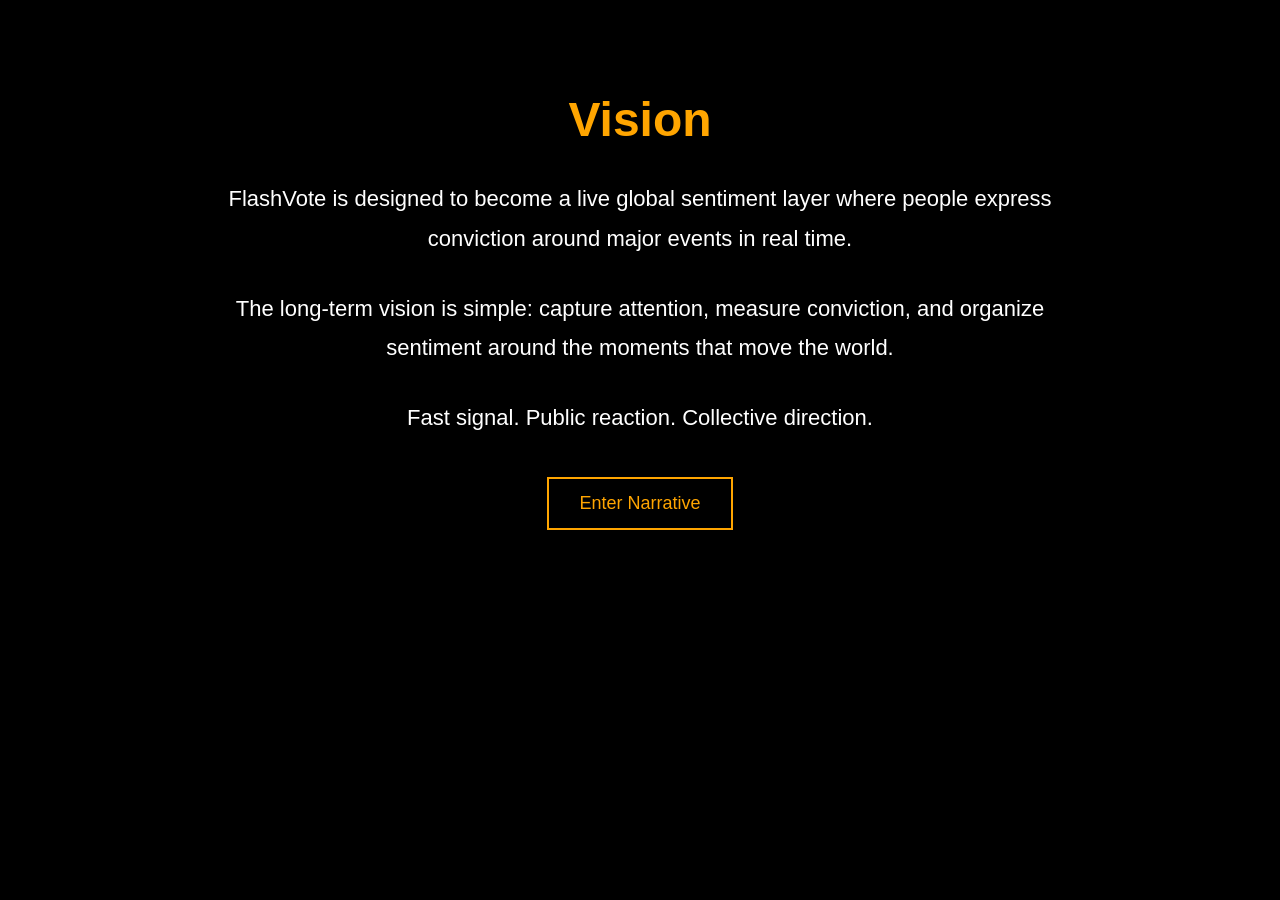
<file: vision.html>
<!DOCTYPE html>
<html lang="en">
<head>
<meta charset="UTF-8">
<meta name="viewport" content="width=device-width, initial-scale=1.0">
<title>FlashVote Vision</title>

<style>
body{
  margin:0;
  background:black;
  color:white;
  font-family:Arial;
  text-align:center;
  padding:60px 20px;
}

h1{
  color:orange;
  font-size:48px;
}

p{
  max-width:850px;
  margin:auto;
  font-size:22px;
  line-height:1.8;
}

button{
  margin-top:40px;
  padding:14px 30px;
  background:transparent;
  border:2px solid orange;
  color:orange;
  font-size:18px;
  cursor:pointer;
}

button:hover{
  box-shadow:0 0 15px orange;
}
</style>
</head>

<body>

<h1>Vision</h1>

<p>
FlashVote is designed to become a live global sentiment layer where people express conviction around major events in real time.
</p>

<p style="margin-top:30px;">
The long-term vision is simple: capture attention, measure conviction, and organize sentiment around the moments that move the world.
</p>

<p style="margin-top:30px;">
Fast signal. Public reaction. Collective direction.
</p>

<button onclick="window.location.href='narrative.html'">Enter Narrative</button>

</body>
</html>
</file>
